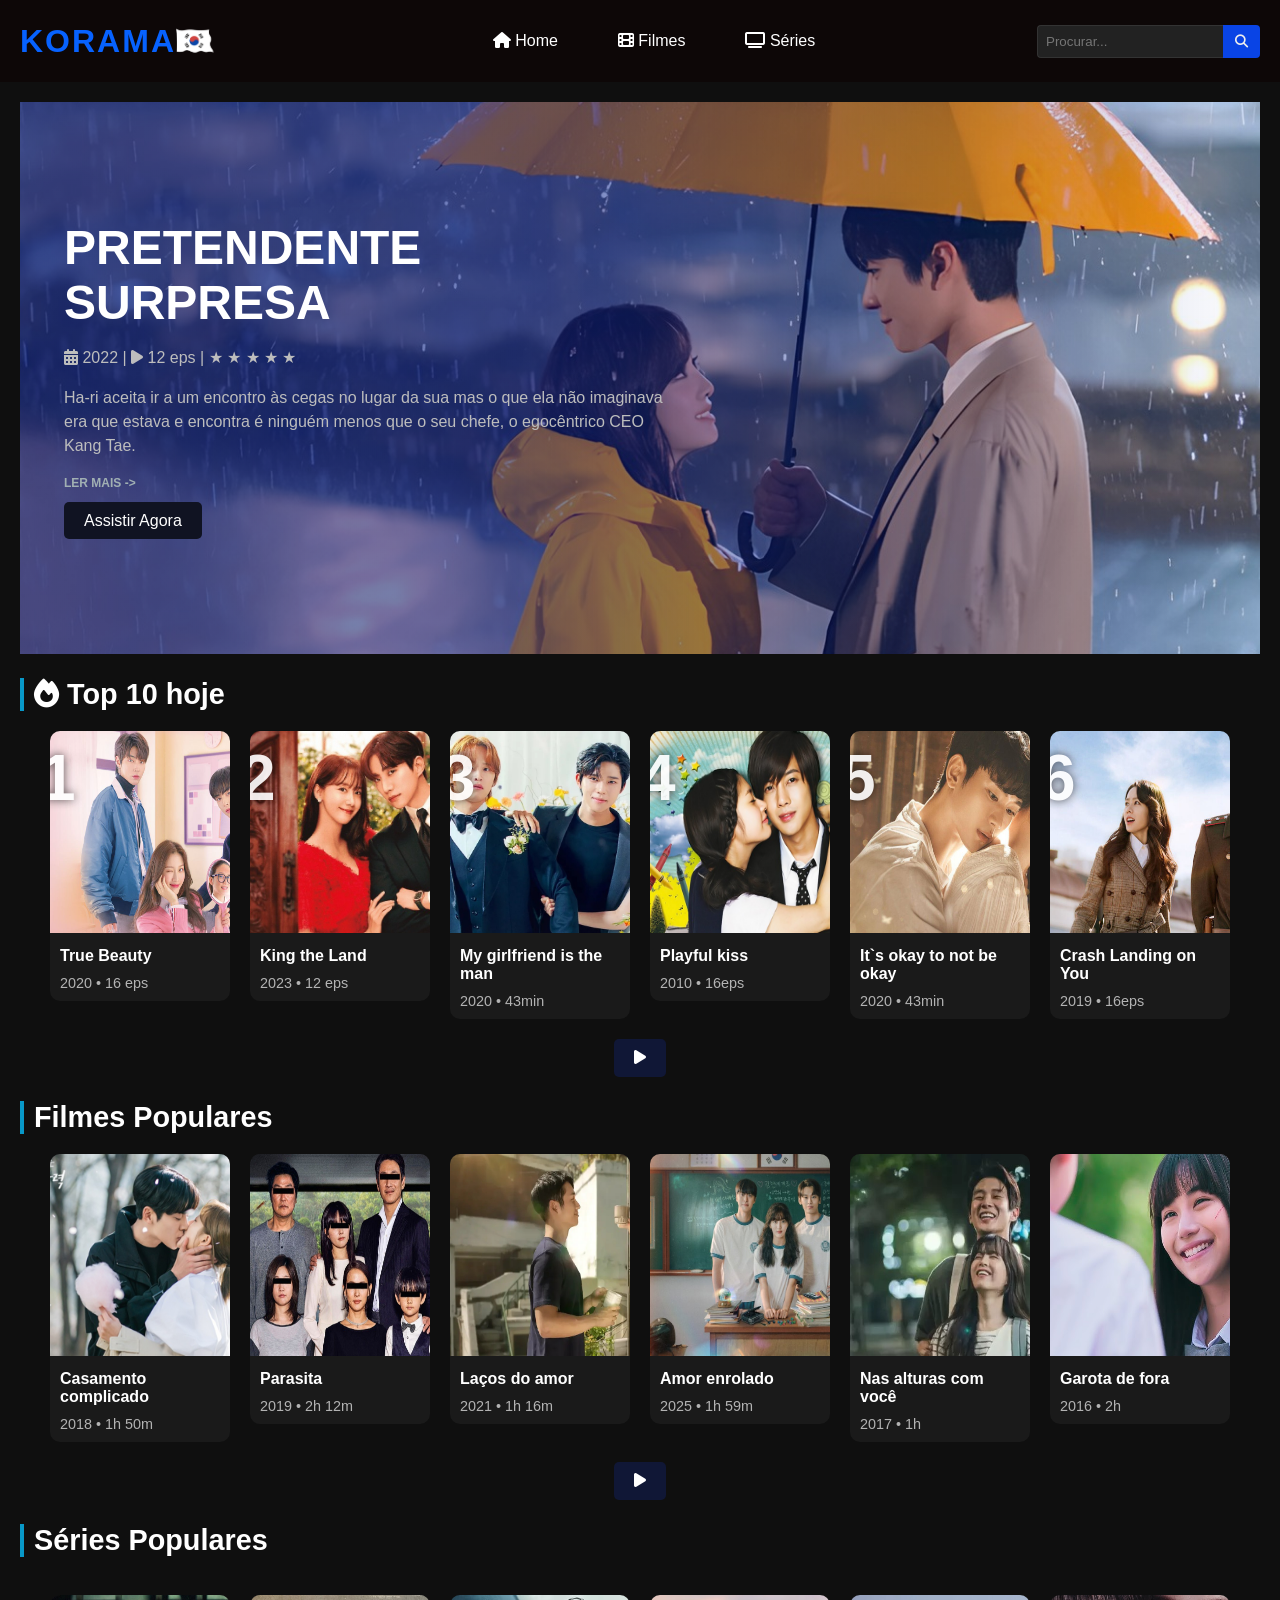
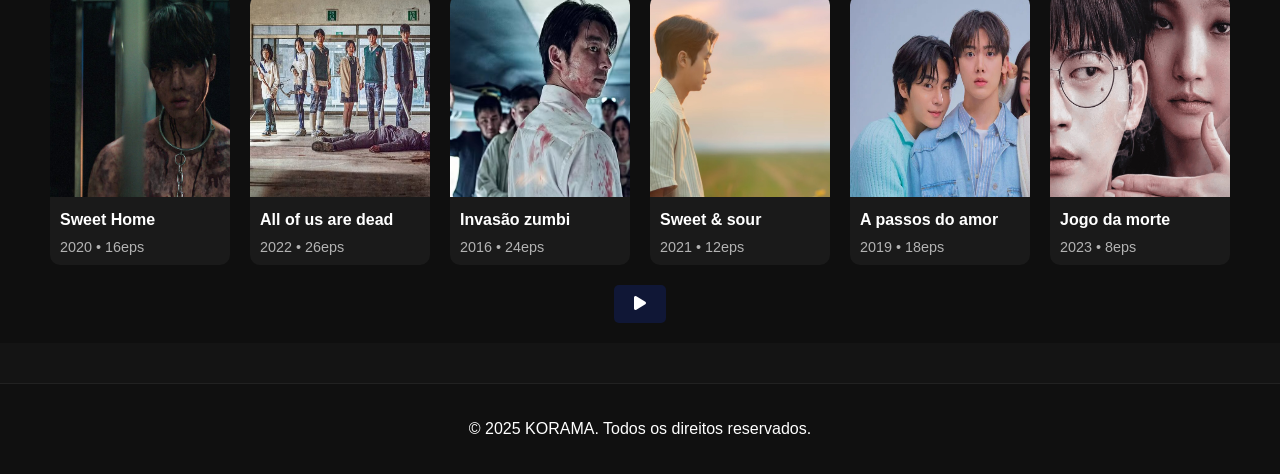
<file: Streaming (ME)/index.html>
<!DOCTYPE html>
<html lang="pt-BR">
<head>
  <meta charset="UTF-8">
  <meta name="viewport" content="width=device-width, initial-scale=1.0">
  <title>korama</title>
  <link rel="stylesheet" href="style.css">

  <link rel="stylesheet" href="https://cdnjs.cloudflare.com/ajax/libs/font-awesome/6.4.0/css/all.min.css">
</head>
<body>

  <header>
  
  <div class="coreia">
    <a href="index.html" class="korama"><h1>KORAMA</h1></a>
    <img src="./coreia.png" alt="Bandeira da Coreia do Sul" >
  </div>
  
  <nav>
    <ul>
      <li><a href="index.html"><i class="fas fa-home"></i> Home</a></li>
      <li><a href="./filmes.html"><i class="fas fa-film"></i> Filmes</a></li>
      <li><a href="./series.html"><i class="fas fa-tv"></i> Séries</a></li>
    </ul>
  </nav>
  <div class="search-box">
    <input type="text" placeholder="Procurar...">
    <button><i class="fas fa-search"></i></button>
  </div>
</header>
</body>
</html>

  <main>
    <!-- Banner Principal -->
    <section class="banner">
      <div class="banner-content">
        <h1 class="banner-title">PRETENDENTE SURPRESA</h1>
      <div class="banner-description">
        <p><i class="fas fa-calendar-alt"></i> 2022 | <i class="fas fa-play"></i> 12 eps | <span>★ ★ ★ ★ ★</span>  </p> 
        <p>Ha-ri aceita ir a um encontro às cegas no lugar da sua
         mas o que ela não imaginava era que estava e encontra é ninguém menos que o seu chefe, o egocêntrico CEO Kang Tae.</p>
         <h1 class="ler-mais">LER MAIS -> </h1>
      </div>
     <a class="watch-button" href="serie-modelo.html">Assistir Agora</a>
      </div>
    </section>

<section class="top10">
    <h2><i class="fa-solid fa-fire"></i> Top 10 hoje</h2>

    <div class="cards">
      <!-- CARD 1 -->
       <a href="serie-modelo.html" class="card-link">
      <div class="card">
        <span class="rank">1</span>
        <img src="./dorama1.jpeg" alt="True Beauty">
        <h3>True Beauty</h3>
        <p>2020 • 16 eps</p>
      </div>
</a>

      <a href="serie-modelo.html" class="card-link">
      <div class="card">
        <span class="rank">2</span>
        <img src="./dorama2.jpeg" alt="King the Land">
        <h3>King the Land</h3>
        <p>2023 • 12 eps</p>
      </div>
</a>
    
      <a href="serie-modelo.html" class="card-link">
      <div class="card">
        <span class="rank">3</span>
        <img src="./dorama3.jpeg" alt="My girlfriend is the man">
        <h3>My girlfriend is the man</h3>
        <p>2020 • 43min</p>
      </div>
</a>

<a href="serie-modelo.html" class="card-link">
       <div class="card">
        <span class="rank">4</span>
        <img src="./dorama4.jpeg" alt="Playful kiss">
        <h3>Playful kiss</h3>
        <p>2010 • 16eps</p>
        </div>
</a>

<a href="serie-modelo.html" class="card-link">
        <div class="card">
        <span class="rank">5</span>
        <img src="./dorama5.jpeg" alt="It`s okay to not be okay">
        <h3>It`s okay to not be okay</h3>
        <p>2020 • 43min</p>
        </div>
</a>

<a href="serie-modelo.html" class="card-link">
   <div class="card">
        <span class="rank">6</span>
        <img src="./dorama6.jpeg" alt="Crash Landing on You">
        <h3>Crash Landing on You</h3>
        <p>2019 • 16eps</p>
        </div>
</a>

     <button class="ver-mais"><i class="fas fa-play"></i></button>

    </div>
  </section>


    <!-- Seção de Filmes -->
    <section class="movies-section">
      <h2>Filmes Populares</h2>
      <div class="cards">
        <!-- Cartão de Filme -->
         <a href="serie-modelo.html" class="card-link">
         <div class="card">
        <span class="rank"></span>
        <img src="./dorama7.jpeg" alt="Casamento complicado">
        <h3>Casamento complicado</h3>
        <p>2018 • 1h 50m</p>
        </div>
</a>

<a href="serie-modelo.html" class="card-link">
        <div class="card">
        <span class="rank"></span>
        <img src="./dorama8.jpeg" alt="Parasita">
        <h3>Parasita</h3>
        <p>2019 • 2h 12m</p>
        </div>
</a>

<a href="serie-modelo.html" class="card-link">
        <div class="card">
        <span class="rank"></span>
        <img src="./dorama9.jpeg" alt="Laços do amor">
        <h3>Laços do amor</h3>
        <p>2021 • 1h 16m</p>
        </div>
</a>

<a href="serie-modelo.html" class="card-link">
         <div class="card">
        <span class="rank"></span>
        <img src="./dorama10.jpeg" alt="Amor enrolado">
        <h3>Amor enrolado</h3>
        <p>2025 • 1h 59m</p>
        </div>
</a>

<a href="serie-modelo.html" class="card-link">
         <div class="card">
        <span class="rank"></span>
        <img src="./dorama11.jpeg" alt="Nas alturas com você">
        <h3>Nas alturas com você</h3>
        <p>2017 • 1h</p>
        </div>
</a>

<a href="serie-modelo.html" class="card-link">
        <div class="card">
        <span class="rank"></span>
        <img src="./dorama12.jpeg" alt="Garota de fora">
        <h3>Garota de fora</h3>
        <p>2016 • 2h</p>
        </div>
</a>
       <button class="ver-mais"><i class="fas fa-play"></i></button>

      </div>
    </section>

    <!-- Seção de Séries -->

    <section class="series-section">
      <h2>Séries Populares</h2>
      <div class="series-grid">
        <!-- Cartão de Série -->
<a href="serie-modelo.html" class="card-link">
        <div class="cards">
           <div class="card">
        <span class="rank"></span>
        <img src="./dorama13.jpeg" alt="Sweet Home">
        <h3>Sweet Home</h3>
        <p>2020 • 16eps</p>
        </div>
</a>

<a href="serie-modelo.html" class="card-link">
        <div class="card">
        <span class="rank"></span>
        <img src="./dorama14.jpeg" alt="All of us are dead">
        <h3>All of us are dead</h3>
        <p>2022 • 26eps</p>
        </div>
</a>

<a href="serie-modelo.html" class="card-link">
        <div class="card">
        <span class="rank"></span>
        <img src="./dorama15.jpeg" alt="invasão zumbi">
        <h3>Invasão zumbi</h3>
        <p>2016 • 24eps</p>
        </div>
</a>

<a href="serie-modelo.html" class="card-link">
        <div class="card">
        <span class="rank"></span>
        <img src="./dorama16.jpeg" alt="Sweet & sour">
        <h3>Sweet & sour</h3>
        <p>2021 • 12eps</p>
        </div>
</a>

<a href="serie-modelo.html" class="card-link">
        <div class="card">
        <span class="rank"></span>
        <img src="./dorama17.jpeg" alt="A passos do amor">
        <h3>A passos do amor</h3>
        <p>2019 • 18eps</p>
        </div>
</a>

<a href="serie-modelo.html" class="card-link">
        <div class="card">
        <span class="rank"></span>
        <img src="./dorama18.jpeg" alt="Jogo da morte">
        <h3>Jogo da morte</h3>
        <p>2023 • 8eps</p>
        </div>
</a>

       <button class="ver-mais"><i class="fas fa-play"></i></button>

      </div>
    </section>
        </div>
      </div>
    </section>
  </main>

    <footer>
      <p>&copy; 2025 KORAMA. Todos os direitos reservados.</p>
    </footer>
</body>
</html>
</file>
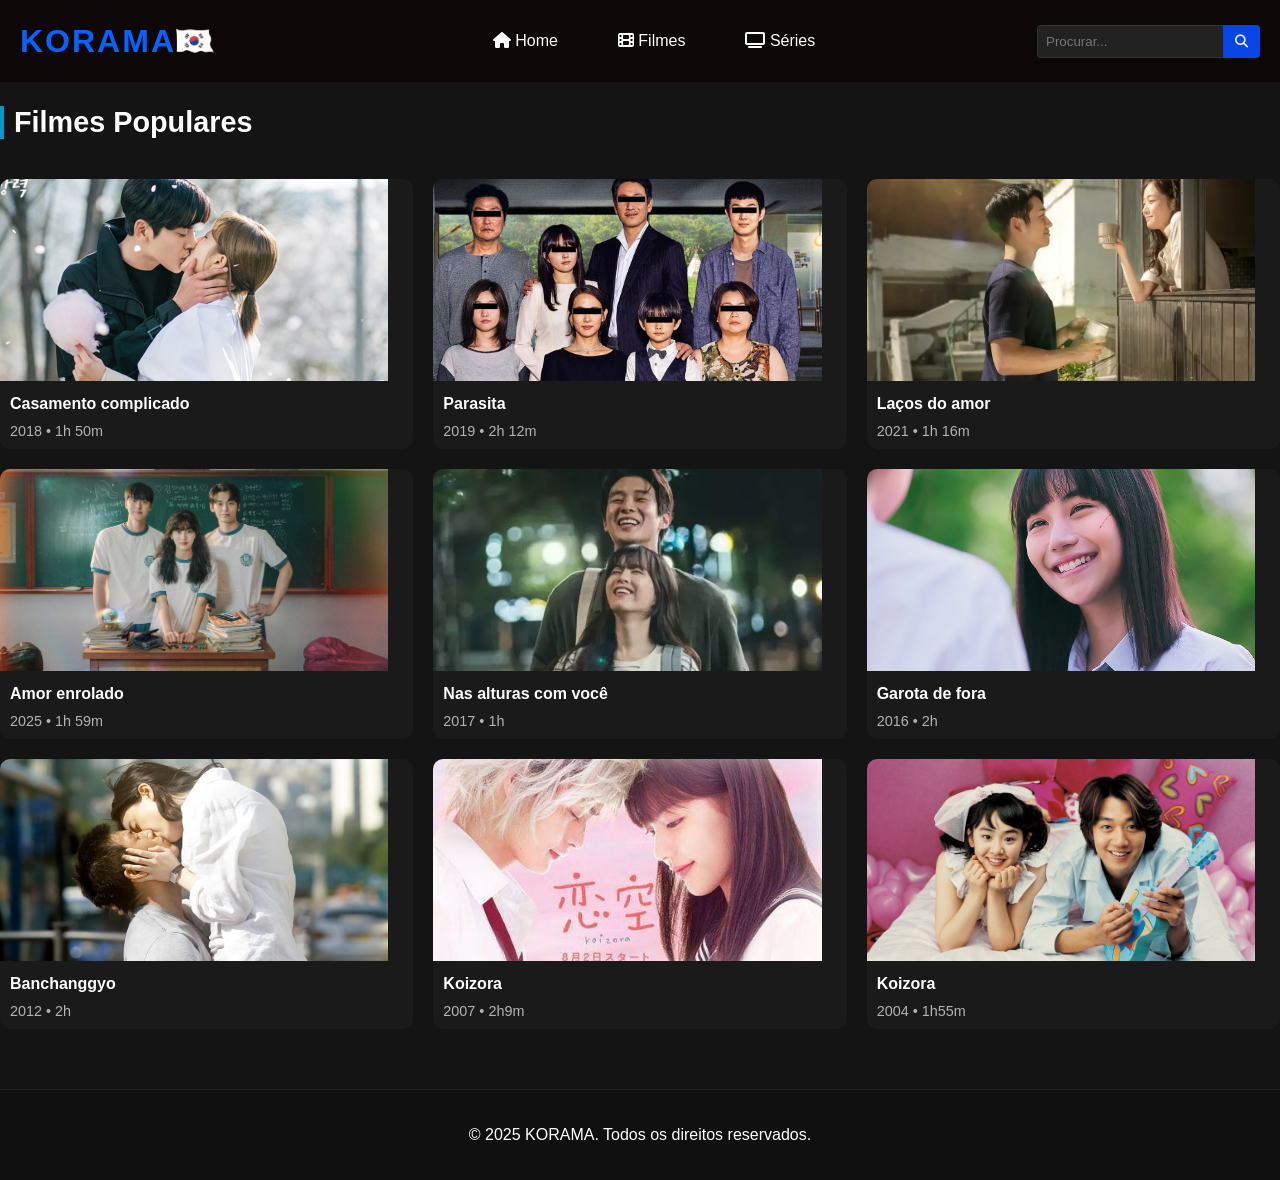
<file: Streaming (ME)/filmes.html>
<!DOCTYPE html>
<html lang="pt-BR">
<head>
  <meta charset="UTF-8">
  <meta name="viewport" content="width=device-width, initial-scale=1.0">
  <title>korama</title>
  <link rel="stylesheet" href="filmes.css">

  <link rel="stylesheet" href="https://cdnjs.cloudflare.com/ajax/libs/font-awesome/6.4.0/css/all.min.css">
</head>
<body>

  <header>
  
  <div class="coreia">
    <a href="index.html" class="korama"><h1>KORAMA</h1></a>
    <img src="./coreia.png" alt="Bandeira da Coreia do Sul" >
  </div>
  
  <nav>
    <ul>
      <li><a href="index.html"><i class="fas fa-home"></i> Home</a></li>
      <li><a href="./filmes.html"><i class="fas fa-film"></i> Filmes</a></li>
      <li><a href="./series.html"><i class="fas fa-tv"></i> Séries</a></li>
    </ul>
  </nav>
  <div class="search-box">
    <input type="text" placeholder="Procurar...">
    <button><i class="fas fa-search"></i></button>
  </div>
</header>
</body>
</html>

  <!-- Seção de Filmes -->
    <section class="movies-section">
      <h2>Filmes Populares</h2>
      <div class="cards">
        <a href="serie-modelo.html" class="card-link">
          <div class="card">
            <span class="rank"></span>
            <img src="./dorama7.jpeg" alt="Casamento complicado">
            <h3>Casamento complicado</h3>
            <p>2018 • 1h 50m</p>
          </div>
        </a>
     

<a href="serie-modelo.html" class="card-link">
        <div class="card">
        <span class="rank"></span>
        <img src="./dorama8.jpeg" alt="Parasita">
        <h3>Parasita</h3>
        <p>2019 • 2h 12m</p>
        </div>
</a>

<a href="serie-modelo.html" class="card-link">
        <div class="card">
        <span class="rank"></span>
        <img src="./dorama9.jpeg" alt="Laços do amor">
        <h3>Laços do amor</h3>
        <p>2021 • 1h 16m</p>
        </div>
</a>

<a href="serie-modelo.html" class="card-link">
         <div class="card">
        <span class="rank"></span>
        <img src="./dorama10.jpeg" alt="Amor enrolado">
        <h3>Amor enrolado</h3>
        <p>2025 • 1h 59m</p>
        </div>
</a>

<a href="serie-modelo.html" class="card-link">
         <div class="card">
        <span class="rank"></span>
        <img src="./dorama11.jpeg" alt="Nas alturas com você">
        <h3>Nas alturas com você</h3>
        <p>2017 • 1h</p>
        </div>
</a>

<a href="serie-modelo.html" class="card-link">
        <div class="card">
        <span class="rank"></span>
        <img src="./dorama12.jpeg" alt="Garota de fora">
        <h3>Garota de fora</h3>
        <p>2016 • 2h</p>
        </div>
</a>

<a href="serie-modelo.html" class="card-link">
        <div class="card">
        <span class="rank"></span>
        <img src="./dorama19.jpg" alt="Banchanggyo">
        <h3>Banchanggyo</h3>
        <p>2012 • 2h</p>
        </div>
</a>

<a href="serie-modelo.html" class="card-link">
        <div class="card">
        <span class="rank"></span>
        <img src="./dorama20.jpeg" alt="Koizora">
        <h3>Koizora</h3>
        <p>2007 • 2h9m</p>
        </div>
</a>

<a href="serie-modelo.html" class="card-link">
        <div class="card">
        <span class="rank"></span>
        <img src="./dorama21.jpg" alt="Koizora">
        <h3>Koizora</h3>
        <p>2004 • 1h55m</p>
        </div>
</a>


      </div>
    </section>
        </div>
      </div>
    </section>
  </main>

    <footer>
      <p>&copy; 2025 KORAMA. Todos os direitos reservados.</p>
    </footer>
</body>
</html>
</file>
<file: Streaming (ME)/style.css>
body {
    font-family: Arial, sans-serif;
    background-color: #141414;
    color: #fff;
    margin: 0;
    padding: 0;
}

/*coreia*/
img {
margin-left: -25px;

}

/* Logo */
.logo {
  font-size: 28px;
  font-weight: bold;
  color: rgb(0, 94, 255);
  letter-spacing: 2px;
}
/* cabeçalho */
header {
  display: flex;
  justify-content: space-between; /* separa logo, menu e search */
  align-items: center;
  padding: 1px 20px;
  background-color: #0d0707; /* estilo Netflix */
}

/* Menu */
nav ul {
  list-style: none;
  display: flex;
  gap: 60px;
}

/* Barra de pesquisa */
.search-box {
  display: flex;
  align-items: center;
}

/* cor dos icones*/
nav ul li a {
  text-decoration: none;
  color: white;
  gap: 1230px;
  font-size: 16px;
  transition: 0.3s;
 
}

/* cor dos icones muda com o mouse*/
nav ul li a:hover {
    color: #0898c8;
}

.search-box {
    display: flex;
}

.search-box input {
    border: 1px solid #333;
    background-color: #222;
    color: #fff;
    padding: 8px;
    border-radius: 4px 0 0 4px;
    border-right: none;
}

.search-box button {
    background-color: #0944e5;
    border: none;
    color: #ededed;
    padding: 9px 12px;
    border-radius: 0 4px 4px 0;
    cursor: pointer;
}

main {
    padding: 20px 40px;
}

footer {
    text-align: center;
    padding: 20px;
    margin-top: 40px;
    border-top: 1px solid #222;
    background-color: #101010;
}

h2 {
    font-size: 1.8rem;
    border-left: 4px solid #0898c8;
    padding-left: 10px;
    margin-bottom: 20px;
}

.banner {
    background-image: linear-gradient(to right, rgba(5, 29, 138, 0.548) 40%, transparent), url(./pretendente-surpresa-2.jpeg); /* Coloque o banner aqui */
    background-size: cover;
    background-position: center;
    height: 60vh;
    display: flex;
    align-items: center;
    padding: 0.5%;
}

.banner-description {
    max-width: 600px;
    margin-bottom: 20px;
    line-height: 1.5;
    color: #bdbdbd;
}

.banner-content {
    max-width: 600px;
    position: absolute;
    top: 20%;
    left: 5%;
}

.banner-title {
    font-size: 3rem;
    margin-bottom: 2px;
}


.watch-button {
    background-color: #101322;
    border: none;
    color: white;
    padding: 10px 20px;
    font-size: 1rem;
    cursor: pointer;
    border-radius: 5px;
    transition: background-color 0.6s;
    text-decoration: none;
}



.ler-mais {
    color: #a1b0b3;
    font-size: 12px;
    cursor: pointer;
}

.coreia {
    display: flex;
    align-items: center;
   justify-content: flex-start;
}

.coreia img {
   width: 80px;
   height: 80px;
   object-fit: contain;
   
}

.korama {
    color: rgb(7, 98, 255);
    letter-spacing: 2px;
    text-decoration: none;
}

/* Estilo geral do rank3 */
main {
  background: #0f0f0f;
  color: #fff;
  font-family: Arial, Helvetica, sans-serif;
  padding: 20px;
}

.top10 h2 {
  font-size: 1.8rem;
  margin-bottom: 20px;
}

/* Container de cards */
  .cards {
  display: flex;
  flex-wrap: wrap;        /* ✅ permite quebrar linha */
  gap: 20px;              /* espaço entre cards */
  justify-content: center;/* centraliza o conjunto */
}


/* Cada card */
.card {
    flex: 1 1 200px;
  background: #1a1a1a;
  border-radius: 10px;
  overflow: hidden;
  position: relative;
  width: 180px;           
  transition: transform 0.3s;
}
.card:hover {
  transform: scale(1.05);
}

.card img {
  width: 305px;
  min-height: 202px;
  max-height: 202px;
}

/* Número grande */
.rank {
  position: absolute;
  top: 10px;
  left: -10px;
  font-size: 4rem;
  font-weight: bold;
  color: #fff;
  text-shadow: 0 0 10px rgba(0,0,0,0.7);
  opacity: 0.9;
}

/* Títulos e textos */
.card h3 {
  font-size: 1rem;
  margin: 10px;
}

.card p {
  color: #b3b3b3;
  margin: 0 10px 10px;
  font-size: 0.9rem;
}

.ver-mais{
  background-color: #101736;
  border: none;
  color: white;
  padding: 10px 20px;
  font-size: 1rem;
  cursor: pointer;
  border-radius: 5px;
  
}

.card-link {
  text-decoration: none;   /* tira sublinhado */
  color: inherit;          /* usa a cor normal do texto */
  display: inline-block;   /* para manter tamanho de bloco */
}

.card-link .card {
  transition: transform 0.3s;
}

.card-link .card:hover {
  transform: scale(1.03);  /* efeito hover opcional */
}
</file>
<file: Streaming (ME)/filmes.css>
body {
    font-family: Arial, sans-serif;
    background-color: #141414;
    color: #fff;
    margin: 0;
    padding: 0;
}

/*coreia*/
img {
margin-left: -25px;

}

/* Logo */
.logo {
  font-size: 28px;
  font-weight: bold;
  color: rgb(0, 94, 255);
  letter-spacing: 2px;
}
/* cabeçalho */
header {
  display: flex;
  justify-content: space-between; /* separa logo, menu e search */
  align-items: center;
  padding: 1px 20px;
  background-color: #0d0707; /* estilo Netflix */
}

/* Menu */
nav ul {
  list-style: none;
  display: flex;
  gap: 60px;
}

/* Barra de pesquisa */
.search-box {
  display: flex;
  align-items: center;
}

/* cor dos icones*/
nav ul li a {
  text-decoration: none;
  color: white;
  gap: 1230px;
  font-size: 16px;
  transition: 0.3s;
}

/* cor dos icones muda com o mouse*/
nav ul li a:hover {
    color: #0898c8;
}

.search-box {
    display: flex;
}

.search-box input {
    border: 1px solid #333;
    background-color: #222;
    color: #fff;
    padding: 8px;
    border-radius: 4px 0 0 4px;
    border-right: none;
}

.search-box button {
    background-color: #0944e5;
    border: none;
    color: #ededed;
    padding: 9px 12px;
    border-radius: 0 4px 4px 0;
    cursor: pointer;
}

main {
    padding: 20px 40px;
}

footer {
    text-align: center;
    padding: 20px;
    margin-top: 40px;
    border-top: 1px solid #222;
    background-color: #101010;
}

h2 {
    font-size: 1.8rem;
    border-left: 4px solid #0898c8;
    padding-left: 10px;
    margin-bottom: 20px;
}

.watch-button {
    background-color: #101322;
    border: none;
    color: white;
    padding: 10px 20px;
    font-size: 1rem;
    cursor: pointer;
    border-radius: 5px;
    transition: background-color 0.6s;
}



.ler-mais {
    color: #a1b0b3;
    font-size: 12px;
    cursor: pointer;
}

.coreia {
    display: flex;
    align-items: center;
   justify-content: flex-start;
}

.coreia img {
   width: 80px;
   height: 80px;
   object-fit: contain;
}

.korama {
    color: rgb(7, 98, 255);
    letter-spacing: 2px;
    text-decoration: none;
}

/* Container de cards */
.cards {
  display: grid;
  grid-template-columns: repeat(3, 1fr); /* 3 colunas */
  gap: 20px;
  padding: 20px 0;
}

/* Cada card */
.card {
    background: #1a1a1a;
  border-radius: 10px;
  overflow: hidden;
  position: relative;
  transition: transform 0.3s;
  width: 100%;
}
.card:hover {
  transform: scale(1.05);
}

.card img {
 width: 100%; /* Ajuste automático ao grid */
  height: 202px;
  object-fit: cover;
}


/* Títulos e textos */
.card h3 {
  font-size: 1rem;
  margin: 10px;
}

.card p {
  color: #b3b3b3;
  margin: 0 10px 10px;
  font-size: 0.9rem;
}

.ver-mais{
  background-color: #101736;
  border: none;
  color: white;
  padding: 10px 20px;
  font-size: 1rem;
  cursor: pointer;
  border-radius: 5px;
  
}

.card-link {
  text-decoration: none;   /* tira sublinhado */
  color: inherit;          /* usa a cor normal do texto */
  display: inline-block;   /* para manter tamanho de bloco */
}

.card-link .card {
  transition: transform 0.3s;
}

.card-link .card:hover {
  transform: scale(1.03);  /* efeito hover opcional */
}
</file>
